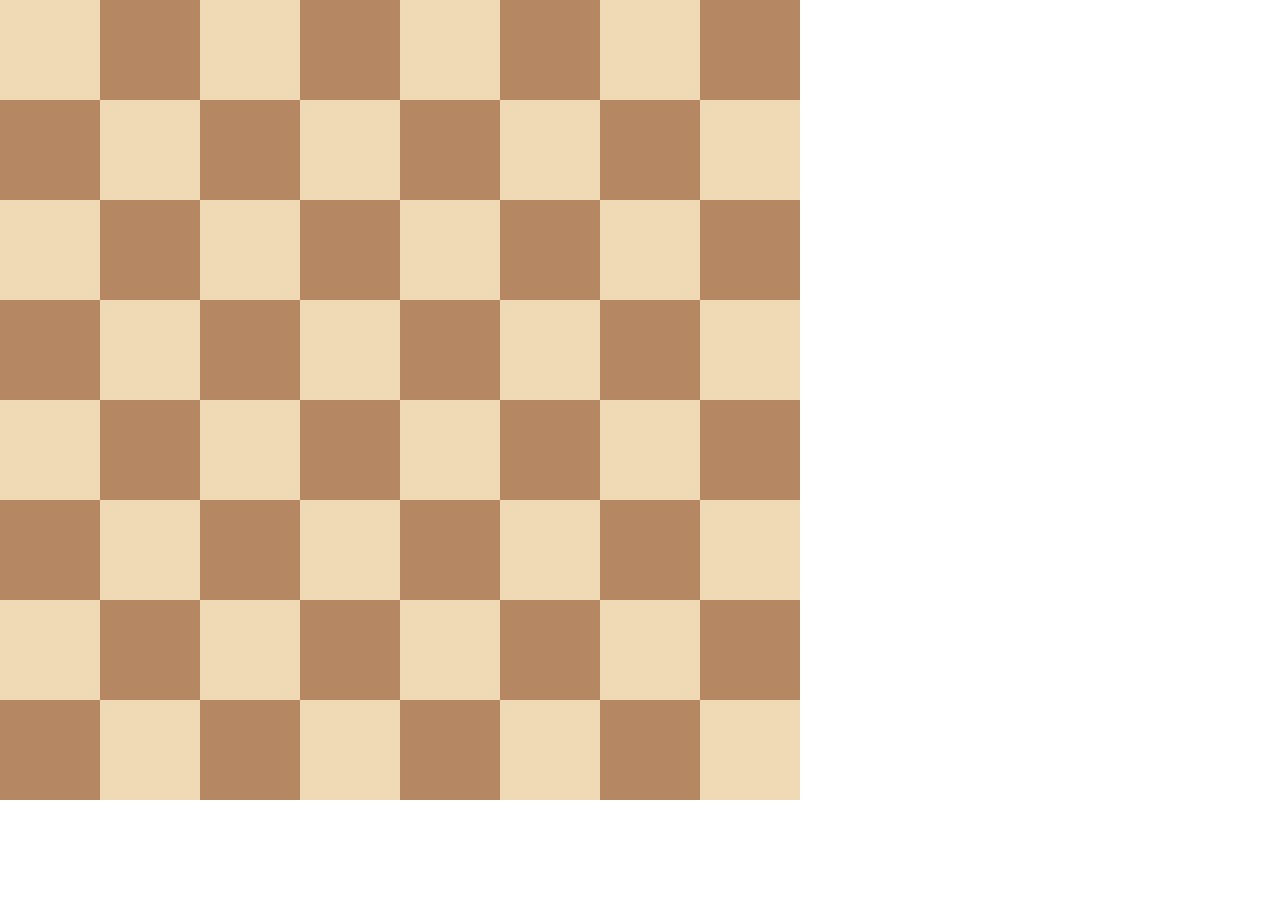
<file: Chess Board/index.html>
<!DOCTYPE html>
<html>

<head>
  <title>Chessboard</title>
  <link rel="stylesheet" href="style.css">
</head>

<body>
  <div class="container">
    <div class="white"></div>
    <div class="black"></div>
    <div class="white"></div>
    <div class="black"></div>
    <div class="white"></div>
    <div class="black"></div>
    <div class="white"></div>
    <div class="black"></div>
    <div class="black"></div>
    <div class="white"></div>
    <div class="black"></div>
    <div class="white"></div>
    <div class="black"></div>
    <div class="white"></div>
    <div class="black"></div>
    <div class="white"></div>
    <div class="white"></div>
    <div class="black"></div>
    <div class="white"></div>
    <div class="black"></div>
    <div class="white"></div>
    <div class="black"></div>
    <div class="white"></div>
    <div class="black"></div>
    <div class="black"></div>
    <div class="white"></div>
    <div class="black"></div>
    <div class="white"></div>
    <div class="black"></div>
    <div class="white"></div>
    <div class="black"></div>
    <div class="white"></div>
    <div class="white"></div>
    <div class="black"></div>
    <div class="white"></div>
    <div class="black"></div>
    <div class="white"></div>
    <div class="black"></div>
    <div class="white"></div>
    <div class="black"></div>
    <div class="black"></div>
    <div class="white"></div>
    <div class="black"></div>
    <div class="white"></div>
    <div class="black"></div>
    <div class="white"></div>
    <div class="black"></div>
    <div class="white"></div>
    <div class="white"></div>
    <div class="black"></div>
    <div class="white"></div>
    <div class="black"></div>
    <div class="white"></div>
    <div class="black"></div>
    <div class="white"></div>
    <div class="black"></div>
    <div class="black"></div>
    <div class="white"></div>
    <div class="black"></div>
    <div class="white"></div>
    <div class="black"></div>
    <div class="white"></div>
    <div class="black"></div>
    <div class="white"></div>
  </div>
</body>

</html>
</file>
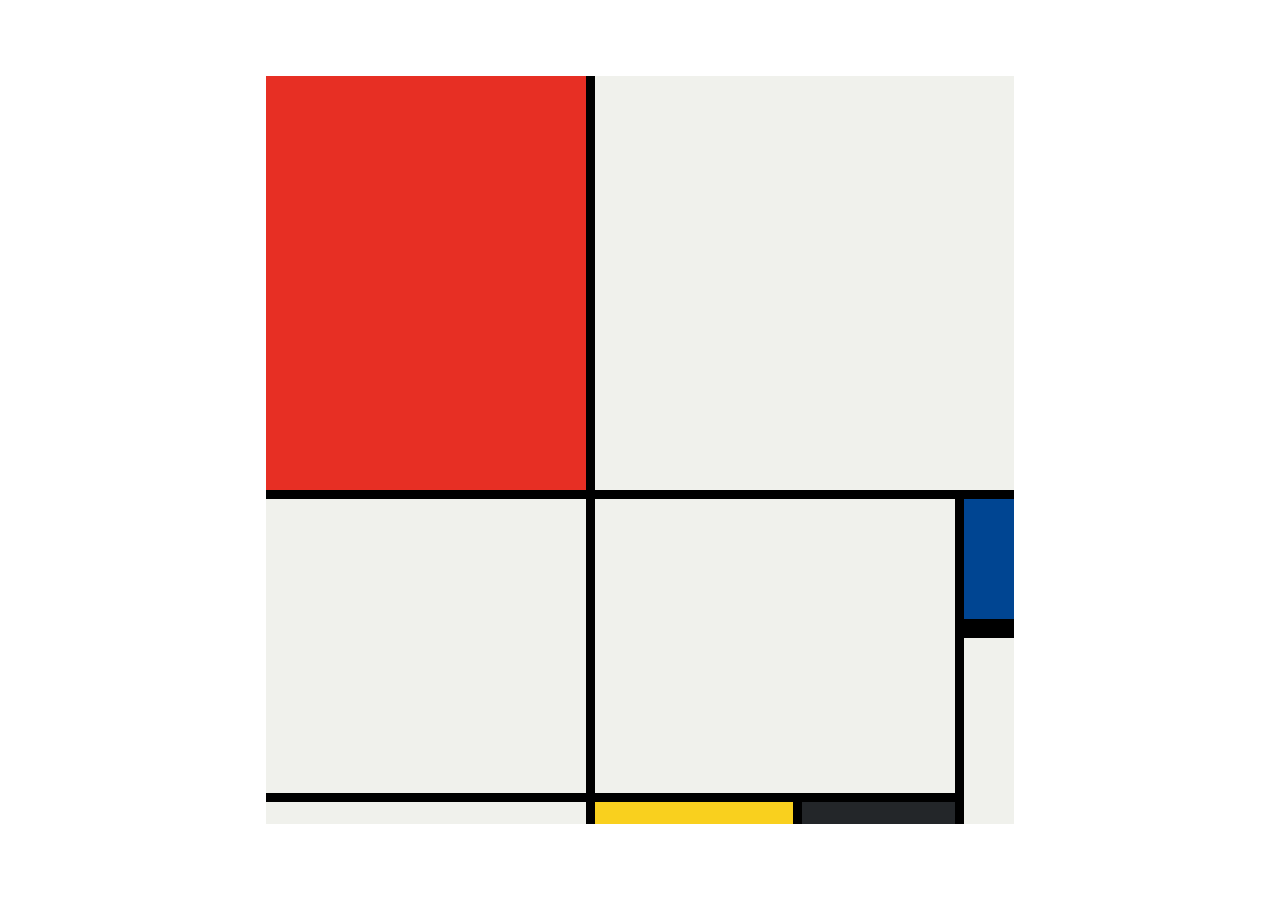
<file: Mondrian Table/index.html>
<!DOCTYPE html>
<html lang="en">

<head>
  <meta charset="UTF-8">
  <meta name="viewport" content="width=device-width, initial-scale=1.0">
  <link rel="stylesheet" href="style.css">
  <title>Mondrian Project</title>
</head>

<body>
  <div class="container">
    <div class="item red"></div>
    <div class="item white1"></div>
    <div class="item white2"></div>
    <div class="item white3"></div>
    <div class="item blue"></div>
    <div class="item white4"></div>
    <div class="item"></div>
    <div class="item yellow"></div>
    <div class="item black"></div>
  </div>
</body>

</html>
</file>
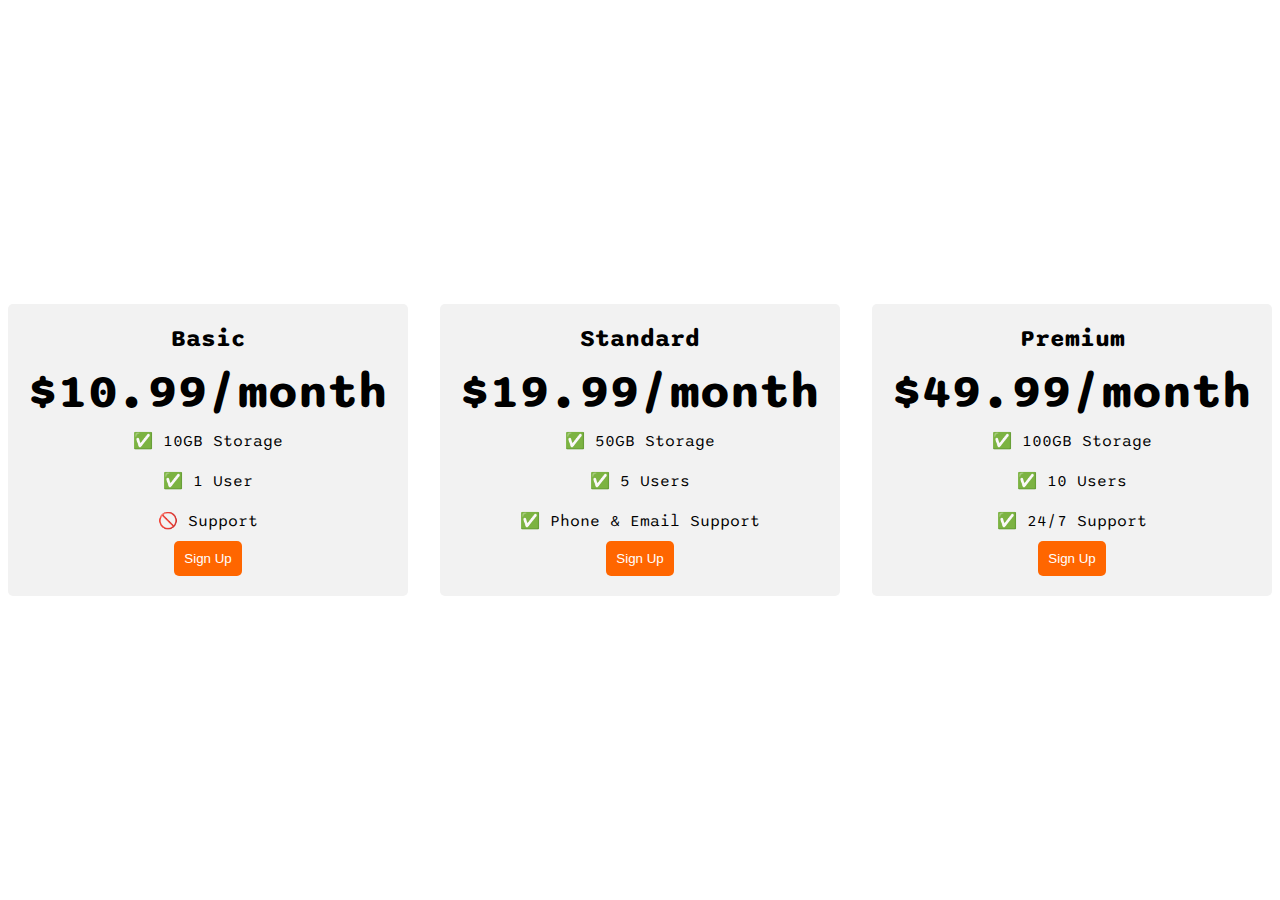
<file: Pricing Table/index.html>
<!DOCTYPE html>
<html>

<head>
  <title>Flexbox Pricing Table</title>
  <!-- Font links start -->
  <link rel="preconnect" href="https://fonts.googleapis.com">
  <link rel="preconnect" href="https://fonts.gstatic.com" crossorigin>
  <link href="https://fonts.googleapis.com/css2?family=Sono:wght@400;700&display=swap" rel="stylesheet">
  <!-- Font links end -->
  <link rel="stylesheet" href="style.css">
</head>

<body>
  <div class="pricing-container">
    <div class="pricing-plan">
      <div class="plan-title">Basic</div>
      <div class="plan-price">$10.99/month</div>
      <ul class="plan-features">
        <li>✅ 10GB Storage</li>
        <li>✅ 1 User</li>
        <li>🚫 Support</li>
      </ul>
      <button class="plan-button">Sign Up</a>
    </div>
    <div class="pricing-plan">
      <div class="plan-title">Standard</div>
      <div class="plan-price">$19.99/month</div>
      <ul class="plan-features">
        <li>✅ 50GB Storage</li>
        <li>✅ 5 Users</li>
        <li>✅ Phone &amp; Email Support</li>
      </ul>
      <button class="plan-button">Sign Up</a>
    </div>
    <div class="pricing-plan">
      <div class="plan-title">Premium</div>
      <div class="plan-price">$49.99/month</div>
      <ul class="plan-features">
        <li>✅ 100GB Storage</li>
        <li>✅ 10 Users</li>
        <li>✅ 24/7 Support</li>
      </ul>
      <button class="plan-button">Sign Up</a>
    </div>
  </div>

</body>

</html>
</file>
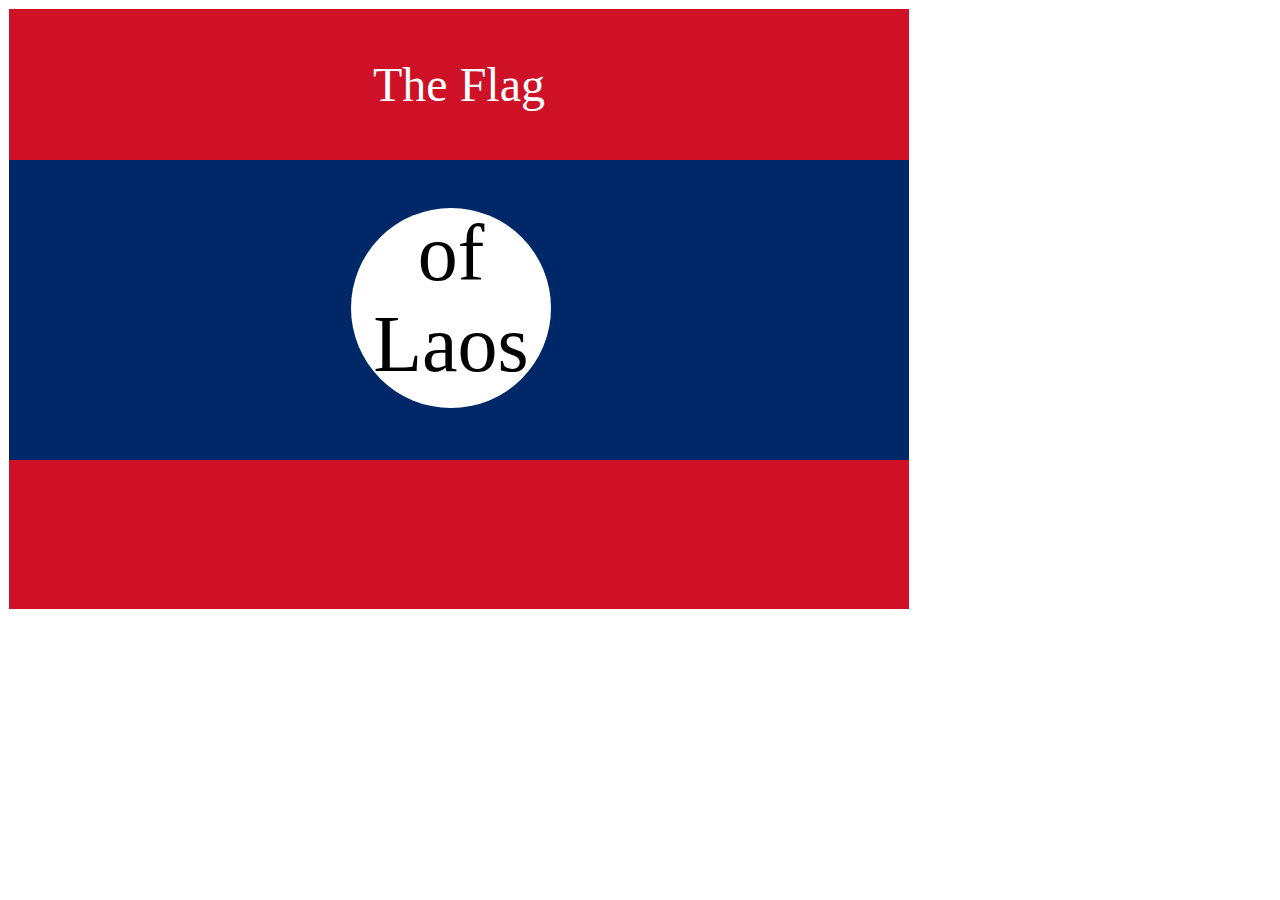
<file: The Flag of Laos/index.html>
<!DOCTYPE html>
<html lang="en">

<head>
  <meta charset="UTF-8">
  <link rel="stylesheet" href="style.css">
  <title>CSS Flag Project</title>
</head>

<body>
  <div class="flag">
    <p>The Flag</p>
    <div>
      <div>
        <p>of Laos</p>
      </div>
    </div>
  </div>
</body>

</html>
</file>
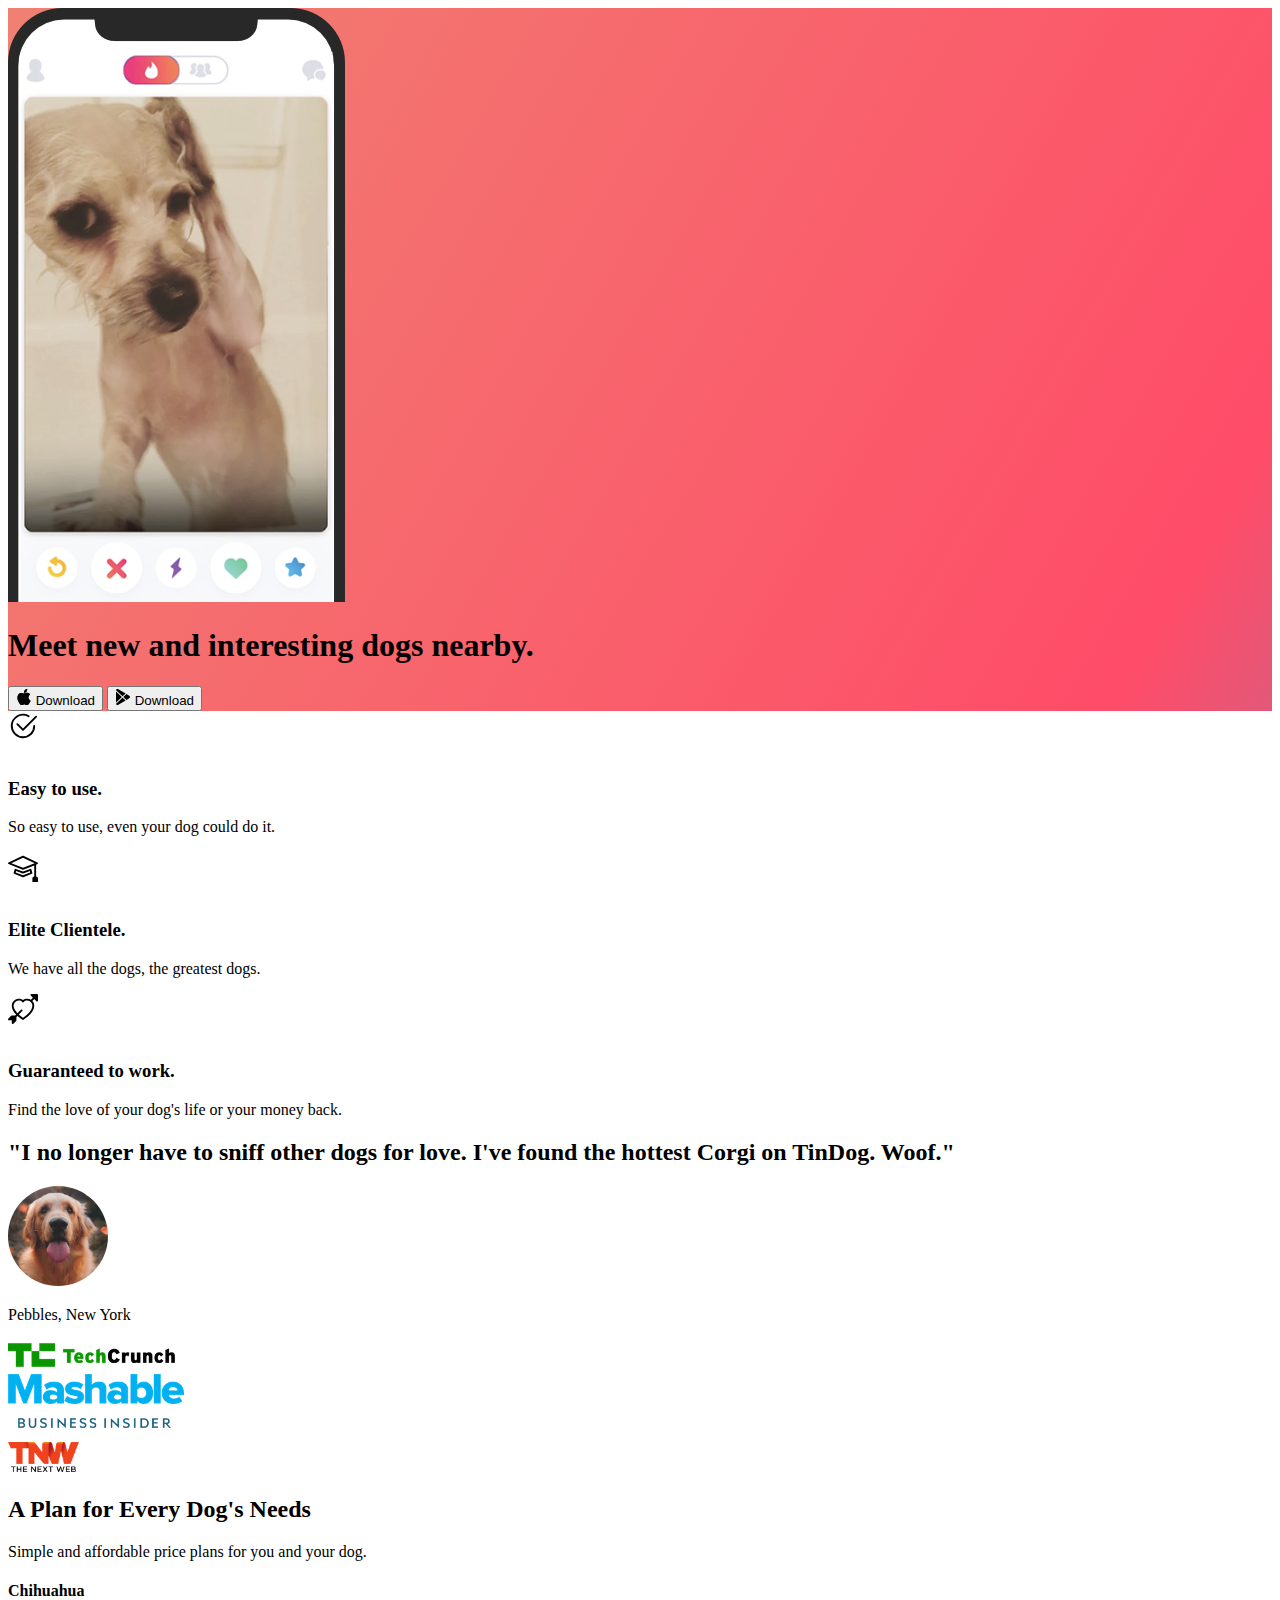
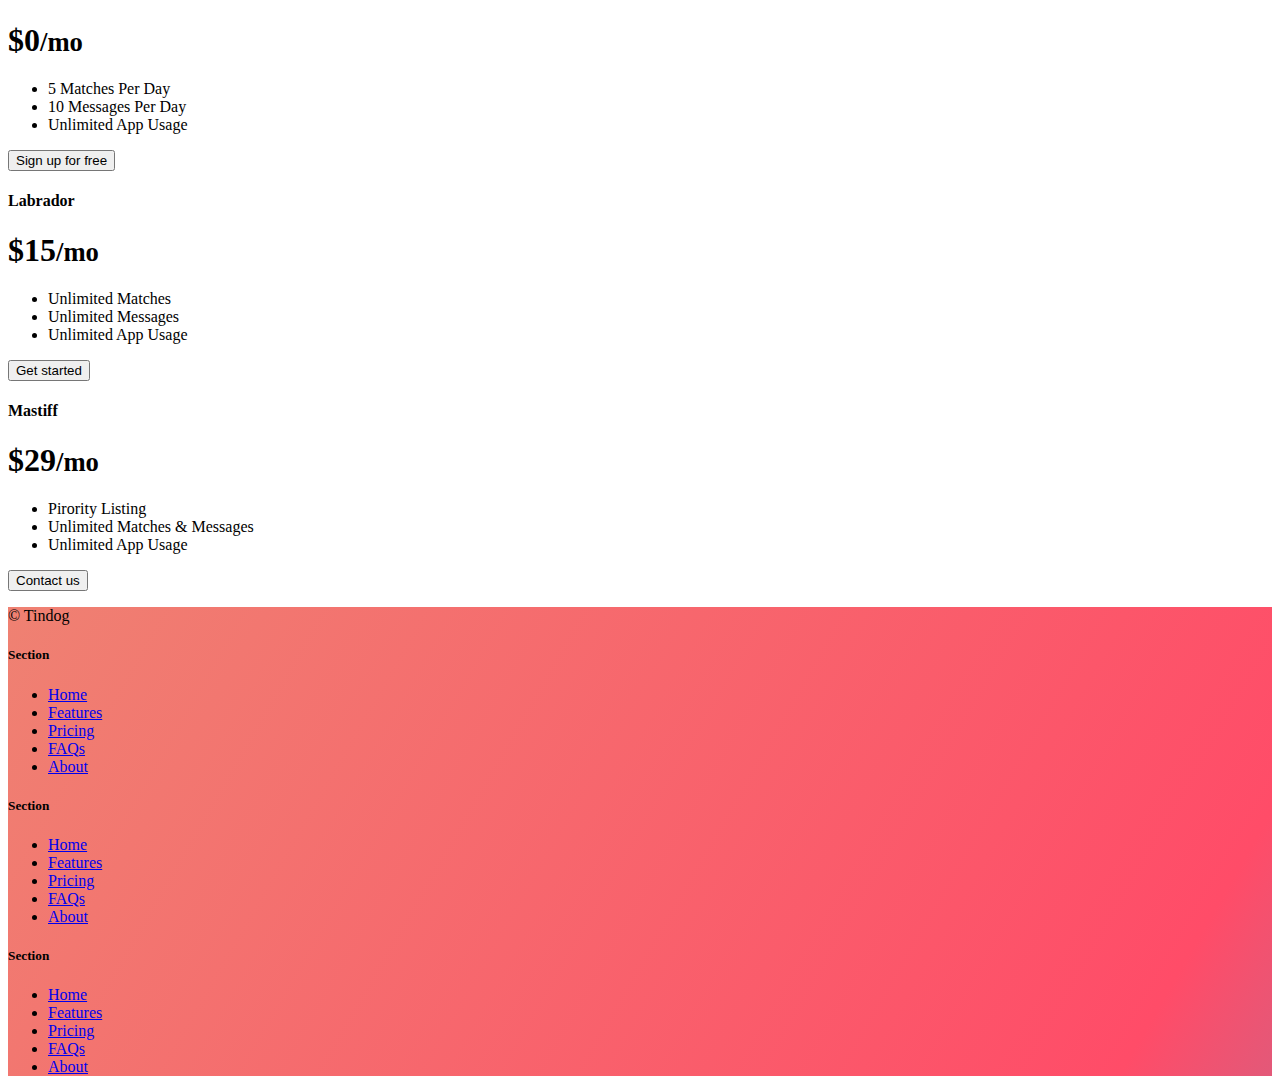
<file: TinDog (Bootstrap)/index.html>
<!DOCTYPE html>
<html lang="en">

<head>
  <meta charset="UTF-8">
  <meta name="viewport" content="width=device-width, initial-scale=1.0">
  <title>TinDog</title>
  <!-- Bootstrap link start -->
  <link href="https://cdn.jsdelivr.net/npm/bootstrap@5.3.1/dist/css/bootstrap.min.css" rel="stylesheet"
    integrity="sha384-4bw+/aepP/YC94hEpVNVgiZdgIC5+VKNBQNGCHeKRQN+PtmoHDEXuppvnDJzQIu9" crossorigin="anonymous">
  <!-- Bootstrap link end -->
  <link rel="stylesheet" href="style.css">
</head>

<body>

  <!-- Title -->
  <section id="title" class="gradient-background">
    <div class="container col-xxl-8 px-4 pt-5">
      <div class="row flex-lg-row-reverse align-items-center g-5 pt-5">
        <div class="col-10 col-sm-8 col-lg-6">
          <img src="./images/iphone.png" class="d-block mx-lg-auto img-fluid" alt="Bootstrap Themes" loading="lazy">
        </div>
        <div class="col-lg-6">
          <h1 class="display-5 fw-bold text-body-emphasis lh-1 mb-3">Meet new and interesting dogs nearby.</h1>
          <p class="lead"></p>
          <div class="d-grid gap-2 d-md-flex justify-content-md-start">
            <button type="button" class="btn btn-light btn-lg px-4 me-md-2"><svg xmlns="http://www.w3.org/2000/svg"
                width="16" height="16" fill="currentColor" class="bi bi-apple mb-1" viewBox="0 0 16 16">
                <path
                  d="M11.182.008C11.148-.03 9.923.023 8.857 1.18c-1.066 1.156-.902 2.482-.878 2.516.024.034 1.52.087 2.475-1.258.955-1.345.762-2.391.728-2.43Zm3.314 11.733c-.048-.096-2.325-1.234-2.113-3.422.212-2.189 1.675-2.789 1.698-2.854.023-.065-.597-.79-1.254-1.157a3.692 3.692 0 0 0-1.563-.434c-.108-.003-.483-.095-1.254.116-.508.139-1.653.589-1.968.607-.316.018-1.256-.522-2.267-.665-.647-.125-1.333.131-1.824.328-.49.196-1.422.754-2.074 2.237-.652 1.482-.311 3.83-.067 4.56.244.729.625 1.924 1.273 2.796.576.984 1.34 1.667 1.659 1.899.319.232 1.219.386 1.843.067.502-.308 1.408-.485 1.766-.472.357.013 1.061.154 1.782.539.571.197 1.111.115 1.652-.105.541-.221 1.324-1.059 2.238-2.758.347-.79.505-1.217.473-1.282Z" />
                <path
                  d="M11.182.008C11.148-.03 9.923.023 8.857 1.18c-1.066 1.156-.902 2.482-.878 2.516.024.034 1.52.087 2.475-1.258.955-1.345.762-2.391.728-2.43Zm3.314 11.733c-.048-.096-2.325-1.234-2.113-3.422.212-2.189 1.675-2.789 1.698-2.854.023-.065-.597-.79-1.254-1.157a3.692 3.692 0 0 0-1.563-.434c-.108-.003-.483-.095-1.254.116-.508.139-1.653.589-1.968.607-.316.018-1.256-.522-2.267-.665-.647-.125-1.333.131-1.824.328-.49.196-1.422.754-2.074 2.237-.652 1.482-.311 3.83-.067 4.56.244.729.625 1.924 1.273 2.796.576.984 1.34 1.667 1.659 1.899.319.232 1.219.386 1.843.067.502-.308 1.408-.485 1.766-.472.357.013 1.061.154 1.782.539.571.197 1.111.115 1.652-.105.541-.221 1.324-1.059 2.238-2.758.347-.79.505-1.217.473-1.282Z" />
              </svg> Download</button>

            <button type="button" class="btn btn-outline-light btn-lg px-4"> <svg xmlns="http://www.w3.org/2000/svg"
                width="16" height="16" fill="currentColor" class="bi bi-google-play mb-1" viewBox="0 0 16 16">
                <path
                  d="M14.222 9.374c1.037-.61 1.037-2.137 0-2.748L11.528 5.04 8.32 8l3.207 2.96 2.694-1.586Zm-3.595 2.116L7.583 8.68 1.03 14.73c.201 1.029 1.36 1.61 2.303 1.055l7.294-4.295ZM1 13.396V2.603L6.846 8 1 13.396ZM1.03 1.27l6.553 6.05 3.044-2.81L3.333.215C2.39-.341 1.231.24 1.03 1.27Z" />
              </svg> Download</button>
          </div>
        </div>
      </div>
    </div>
  </section>
  <!-- Features -->
  <section id="features">
    <div class="container mt-5">
      <div class="row g-4 py-5 row-cols-1 row-cols-lg-3">
        <div class="col d-flex align-items-start">
          <div
            class="icon-square text-body-emphasis bg-body-secondary d-inline-flex align-items-center justify-content-center fs-4 flex-shrink-0 me-3">

            <svg xmlns="http://www.w3.org/2000/svg" height="30" fill="currentColor" class="bi bi-check2-circle"
              viewBox="0 0 16 16">
              <path
                d="M2.5 8a5.5 5.5 0 0 1 8.25-4.764.5.5 0 0 0 .5-.866A6.5 6.5 0 1 0 14.5 8a.5.5 0 0 0-1 0 5.5 5.5 0 1 1-11 0z" />
              <path
                d="M15.354 3.354a.5.5 0 0 0-.708-.708L8 9.293 5.354 6.646a.5.5 0 1 0-.708.708l3 3a.5.5 0 0 0 .708 0l7-7z" />
            </svg>

          </div>
          <div>
            <h3 class="fs-2 text-body-emphasis">Easy to use.</h3>
            <p>So easy to use, even your dog could do it.</p>
          </div>
        </div>
        <div class="col d-flex align-items-start">
          <div
            class="icon-square text-body-emphasis bg-body-secondary d-inline-flex align-items-center justify-content-center fs-4 flex-shrink-0 me-3">
            <svg xmlns="http://www.w3.org/2000/svg" height="30" fill="currentColor" class="bi bi-mortarboard"
              viewBox="0 0 16 16">
              <path
                d="M8.211 2.047a.5.5 0 0 0-.422 0l-7.5 3.5a.5.5 0 0 0 .025.917l7.5 3a.5.5 0 0 0 .372 0L14 7.14V13a1 1 0 0 0-1 1v2h3v-2a1 1 0 0 0-1-1V6.739l.686-.275a.5.5 0 0 0 .025-.917l-7.5-3.5ZM8 8.46 1.758 5.965 8 3.052l6.242 2.913L8 8.46Z" />
              <path
                d="M4.176 9.032a.5.5 0 0 0-.656.327l-.5 1.7a.5.5 0 0 0 .294.605l4.5 1.8a.5.5 0 0 0 .372 0l4.5-1.8a.5.5 0 0 0 .294-.605l-.5-1.7a.5.5 0 0 0-.656-.327L8 10.466 4.176 9.032Zm-.068 1.873.22-.748 3.496 1.311a.5.5 0 0 0 .352 0l3.496-1.311.22.748L8 12.46l-3.892-1.556Z" />
            </svg>
          </div>
          <div>
            <h3 class="fs-2 text-body-emphasis">Elite Clientele.</h3>
            <p> We have all the dogs, the greatest dogs.</p>
          </div>
        </div>
        <div class="col d-flex align-items-start">
          <div
            class="icon-square text-body-emphasis bg-body-secondary d-inline-flex align-items-center justify-content-center fs-4 flex-shrink-0 me-3">
            <svg xmlns="http://www.w3.org/2000/svg" height="30" fill="currentColor" class="bi bi-arrow-through-heart"
              viewBox="0 0 16 16">
              <path fill-rule="evenodd"
                d="M2.854 15.854A.5.5 0 0 1 2 15.5V14H.5a.5.5 0 0 1-.354-.854l1.5-1.5A.5.5 0 0 1 2 11.5h1.793l.53-.53c-.771-.802-1.328-1.58-1.704-2.32-.798-1.575-.775-2.996-.213-4.092C3.426 2.565 6.18 1.809 8 3.233c1.25-.98 2.944-.928 4.212-.152L13.292 2 12.147.854A.5.5 0 0 1 12.5 0h3a.5.5 0 0 1 .5.5v3a.5.5 0 0 1-.854.354L14 2.707l-1.006 1.006c.236.248.44.531.6.845.562 1.096.585 2.517-.213 4.092-.793 1.563-2.395 3.288-5.105 5.08L8 13.912l-.276-.182a21.86 21.86 0 0 1-2.685-2.062l-.539.54V14a.5.5 0 0 1-.146.354l-1.5 1.5Zm2.893-4.894A20.419 20.419 0 0 0 8 12.71c2.456-1.666 3.827-3.207 4.489-4.512.679-1.34.607-2.42.215-3.185-.817-1.595-3.087-2.054-4.346-.761L8 4.62l-.358-.368c-1.259-1.293-3.53-.834-4.346.761-.392.766-.464 1.845.215 3.185.323.636.815 1.33 1.519 2.065l1.866-1.867a.5.5 0 1 1 .708.708L5.747 10.96Z" />
            </svg>
          </div>
          <div>
            <h3 class="fs-2 text-body-emphasis">Guaranteed to work.</h3>
            <p>Find the love of your dog's life or your money back.</p>
          </div>
        </div>
      </div>
    </div>
  </section>
  <!-- Testimonial -->
  <section id="testimonial">
    <div class="my-5">
      <div class="p-5 text-center bg-body-tertiary">
        <div class="container py-5">
          <h2 class="text-body-emphasis">"I no longer have to sniff other dogs for love.
            I've found the hottest Corgi on TinDog. Woof."</h2>
          <img class="profile-img mt-5" src="./images/dog-img.jpg" alt="dog image">
          <p class="col-lg-8 mx-auto lead mt-2">
            Pebbles, New York
          </p>
        </div>
        <div class="container">
          <div class="row">
            <div class="col-lg-3 col-sm-12">
              <img src="./images/techcrunch.png" alt="techcrunch" height="30">
            </div>
            <div class="col-lg-3 col-sm-12">
              <img src="./images/mashable.png" alt="mashable" height="30">
            </div>
            <div class="col-lg-3 col-sm-12">
              <img src="./images/bizinsider.png" alt="bizinsider" height="30">
            </div>
            <div class="col-lg-3 col-sm-12">
              <img src="./images/tnw.png" alt="tnw" height="30">
            </div>
          </div>
        </div>
      </div>
    </div>
  </section>
  <!-- Pricing -->
  <section id="pricing">
    <div class="container">
      <div class="pricing-header p-3 pb-md-4 mx-auto text-center">
        <h2 class="display-4 fw-normal ">A Plan for Every Dog's Needs</h2>
        <p class="fs-5 text-body-secondary">Simple and affordable price plans for you and your dog.</p>
      </div>
      <div class="row row-cols-1 row-cols-md-3 mb-3 text-center">
        <div class="col">
          <div class="card mb-4 rounded-3 shadow-sm">
            <div class="card-header py-3">
              <h4 class="my-0 fw-normal">Chihuahua</h4>
            </div>
            <div class="card-body">
              <h1 class="card-title pricing-card-title">$0<small class="text-body-secondary fw-light">/mo</small></h1>
              <ul class="list-unstyled mt-3 mb-4">
                <li>5 Matches Per Day</li>
                <li>10 Messages Per Day</li>
                <li>Unlimited App Usage</li>
              </ul>
              <button type="button" class="w-100 btn btn-lg btn-outline-dark">Sign up for free</button>
            </div>
          </div>
        </div>
        <div class="col">
          <div class="card mb-4 rounded-3 shadow-sm">
            <div class="card-header py-3">
              <h4 class="my-0 fw-normal">Labrador</h4>
            </div>
            <div class="card-body">
              <h1 class="card-title pricing-card-title">$15<small class="text-body-secondary fw-light">/mo</small></h1>
              <ul class="list-unstyled mt-3 mb-4">
                <li>Unlimited Matches</li>
                <li>Unlimited Messages</li>
                <li>Unlimited App Usage</li>

              </ul>
              <button type="button" class="w-100 btn btn-lg btn-dark">Get started</button>
            </div>
          </div>
        </div>
        <div class="col">
          <div class="card mb-4 rounded-3 shadow-sm border-dark">
            <div class="card-header py-3 text-bg-dark border-dark">
              <h4 class="my-0 fw-normal">Mastiff</h4>
            </div>
            <div class="card-body">
              <h1 class="card-title pricing-card-title">$29<small class="text-body-secondary fw-light">/mo</small></h1>
              <ul class="list-unstyled mt-3 mb-4">
                <li>Pirority Listing</li>
                <li>Unlimited Matches & Messages</li>
                <li>Unlimited App Usage</li>
              </ul>
              <button type="button" class="w-100 btn btn-lg btn-dark">Contact us</button>
            </div>
          </div>
        </div>
      </div>
    </div>
  </section>
  <!-- Footer -->
  <section id="footer" class="gradient-background">
    <div class="container">
      <footer class="row row-cols-1 row-cols-sm-2 row-cols-md-5 py-5 mt-5 border-top">
        <div class="col mb-3">

          <p class="text-body-secondary">© Tindog</p>
        </div>

        <div class="col mb-3">

        </div>

        <div class="col mb-3">
          <h5>Section</h5>
          <ul class="nav flex-column">
            <li class="nav-item mb-2"><a href="#" class="nav-link p-0 text-body-secondary">Home</a></li>
            <li class="nav-item mb-2"><a href="#" class="nav-link p-0 text-body-secondary">Features</a></li>
            <li class="nav-item mb-2"><a href="#" class="nav-link p-0 text-body-secondary">Pricing</a></li>
            <li class="nav-item mb-2"><a href="#" class="nav-link p-0 text-body-secondary">FAQs</a></li>
            <li class="nav-item mb-2"><a href="#" class="nav-link p-0 text-body-secondary">About</a></li>
          </ul>
        </div>

        <div class="col mb-3">
          <h5>Section</h5>
          <ul class="nav flex-column">
            <li class="nav-item mb-2"><a href="#" class="nav-link p-0 text-body-secondary">Home</a></li>
            <li class="nav-item mb-2"><a href="#" class="nav-link p-0 text-body-secondary">Features</a></li>
            <li class="nav-item mb-2"><a href="#" class="nav-link p-0 text-body-secondary">Pricing</a></li>
            <li class="nav-item mb-2"><a href="#" class="nav-link p-0 text-body-secondary">FAQs</a></li>
            <li class="nav-item mb-2"><a href="#" class="nav-link p-0 text-body-secondary">About</a></li>
          </ul>
        </div>

        <div class="col mb-3">
          <h5>Section</h5>
          <ul class="nav flex-column">
            <li class="nav-item mb-2"><a href="#" class="nav-link p-0 text-body-secondary">Home</a></li>
            <li class="nav-item mb-2"><a href="#" class="nav-link p-0 text-body-secondary">Features</a></li>
            <li class="nav-item mb-2"><a href="#" class="nav-link p-0 text-body-secondary">Pricing</a></li>
            <li class="nav-item mb-2"><a href="#" class="nav-link p-0 text-body-secondary">FAQs</a></li>
            <li class="nav-item mb-2"><a href="#" class="nav-link p-0 text-body-secondary">About</a></li>
          </ul>
        </div>
      </footer>
    </div>
  </section>

</body>

</html>
</file>
<file: Chess Board/style.css>
*{
  box-sizing: border-box;
  padding: 0;
  margin: 0;
}
.container{
  display: grid;
  width: 800px;
  grid-template-columns: 1fr 1fr 1fr 1fr 1fr 1fr 1fr 1fr;
  grid-template-rows: 1fr 1fr 1fr 1fr 1fr 1fr 1fr;
}
.white{
  background-color:  #f0d9b5;
  height: 100px;
  width: 100px; 
}
.black{
  background-color:  #b58863;
  height: 100px;
  width: 100px;
}
</file>
<file: Mondrian Table/style.css>
*{
box-sizing: border-box;
padding: 0;
margin: 0;
}
body{
  display: flex;
  justify-content: center;
  align-items: center;
  height: 100vh;
  margin: 0;
  padding: 0;
}
.container{
  display: grid;
  height: 748px;
  width: 748px;
  background-color: #000;
  grid-template-columns: 320px 198px 153px 50px;
  grid-template-rows: 414px 130px 155px 22px;
  gap: 9px;
}
.item {
  background-color: #F0F1EC;
}
.red{
  background-color:#E72F24;
}
.white1{
  grid-column: span 3;
}
.white2{
  grid-row: span 2;
}
.white3{
  grid-area: 2  / 2 / 4 / 4;
}
.blue {
  background-color: #004592;
  border-bottom: 10px solid #000;
}
.white4{
  grid-row: span 2;
}
.yellow{
  background-color:#F9D01E;
}
.black {
  background-color: #232629;
}
</file>
<file: Pricing Table/style.css>
*{
box-sizing: border-box;
padding: 0;
margin: 0;
}
body {
  font-family: 'Sono', sans-serif;
}
.pricing-container{
  display:flex;
  align-items: center;
  justify-content: center;
  gap:2rem;
  height: 100vh;
}
.pricing-plan{
  flex:1;
  max-width: 400px;
  background-color: #f2f2f2;
  border-radius: 5px;
  text-align: center;
  padding: 10px;
}
.plan-title{
  font-weight: bold;
  font-size: 24px;
  padding: 10px;
}
.plan-price{
  font-size: 48px;
  font-weight: bold;
}
 .plan-features{
  list-style: none;
  padding:0;
  margin-bottom: 10;
 }
 .plan-button{
  margin-bottom: 10px;
  background-color:#ff6600;
  padding: 10px;
  border-radius: 5px;
  border: none;
  color: #fff;;
 }
 .plan-features li{
  padding: 10px;
 }
/* Media query */
@media (max-width: 1250px) {
 .pricing-container{
  flex-direction: column;
  height: 100%;
 }
}
</file>
<file: The Flag of Laos/style.css>
.flag{
  background-color:rgb(206, 17, 38); ;
  width: 900px;
  height: 600px;
  border: 1px solid white;
}
.flag > p{
  text-align: center;
  color: white;
  font-family: "Roboto", 'sans-serif' !important ;
  font-size: 3rem;
}
 .flag div{
  width:auto;
  height: 50%;
  background-color: rgb(0, 40, 104);
  position: relative;
}
.flag > div > div{
  width: 200px;
  height: 200px;
  border-radius: 50%;
  margin: 0;
  padding: 0;
  background-color: rgb(255, 255, 255);
  position: absolute;
  left: 38%;
  top: 16%;
}
.flag div > p{
  font-family: "Roboto", 'sans-serif' !important ;
  font-weight: 500;
  font-size: 5rem;
  position: absolute;
  border-radius: 50%;
  padding:0;
  margin:0;
  text-align: center;
}
</file>
<file: TinDog (Bootstrap)/style.css>
.gradient-background {
  background: linear-gradient(300deg, #00bfff, #ff4c68, #ef8172);
  background-size: 180% 180%;
  animation: gradient-animation 18s ease infinite;
}
@keyframes gradient-animation {
  0% {
    background-position: 0% 50%;
  }
  50% {
    background-position: 100% 50%;
  }
  100% {
    background-position: 0% 50%;
  }
}
.icon-square {
  width: 3rem;
  height: 3rem;
  border-radius: 0.75rem;
}
.profile-img {
  height: 100px;
  border-radius: 50%;
}
</file>
